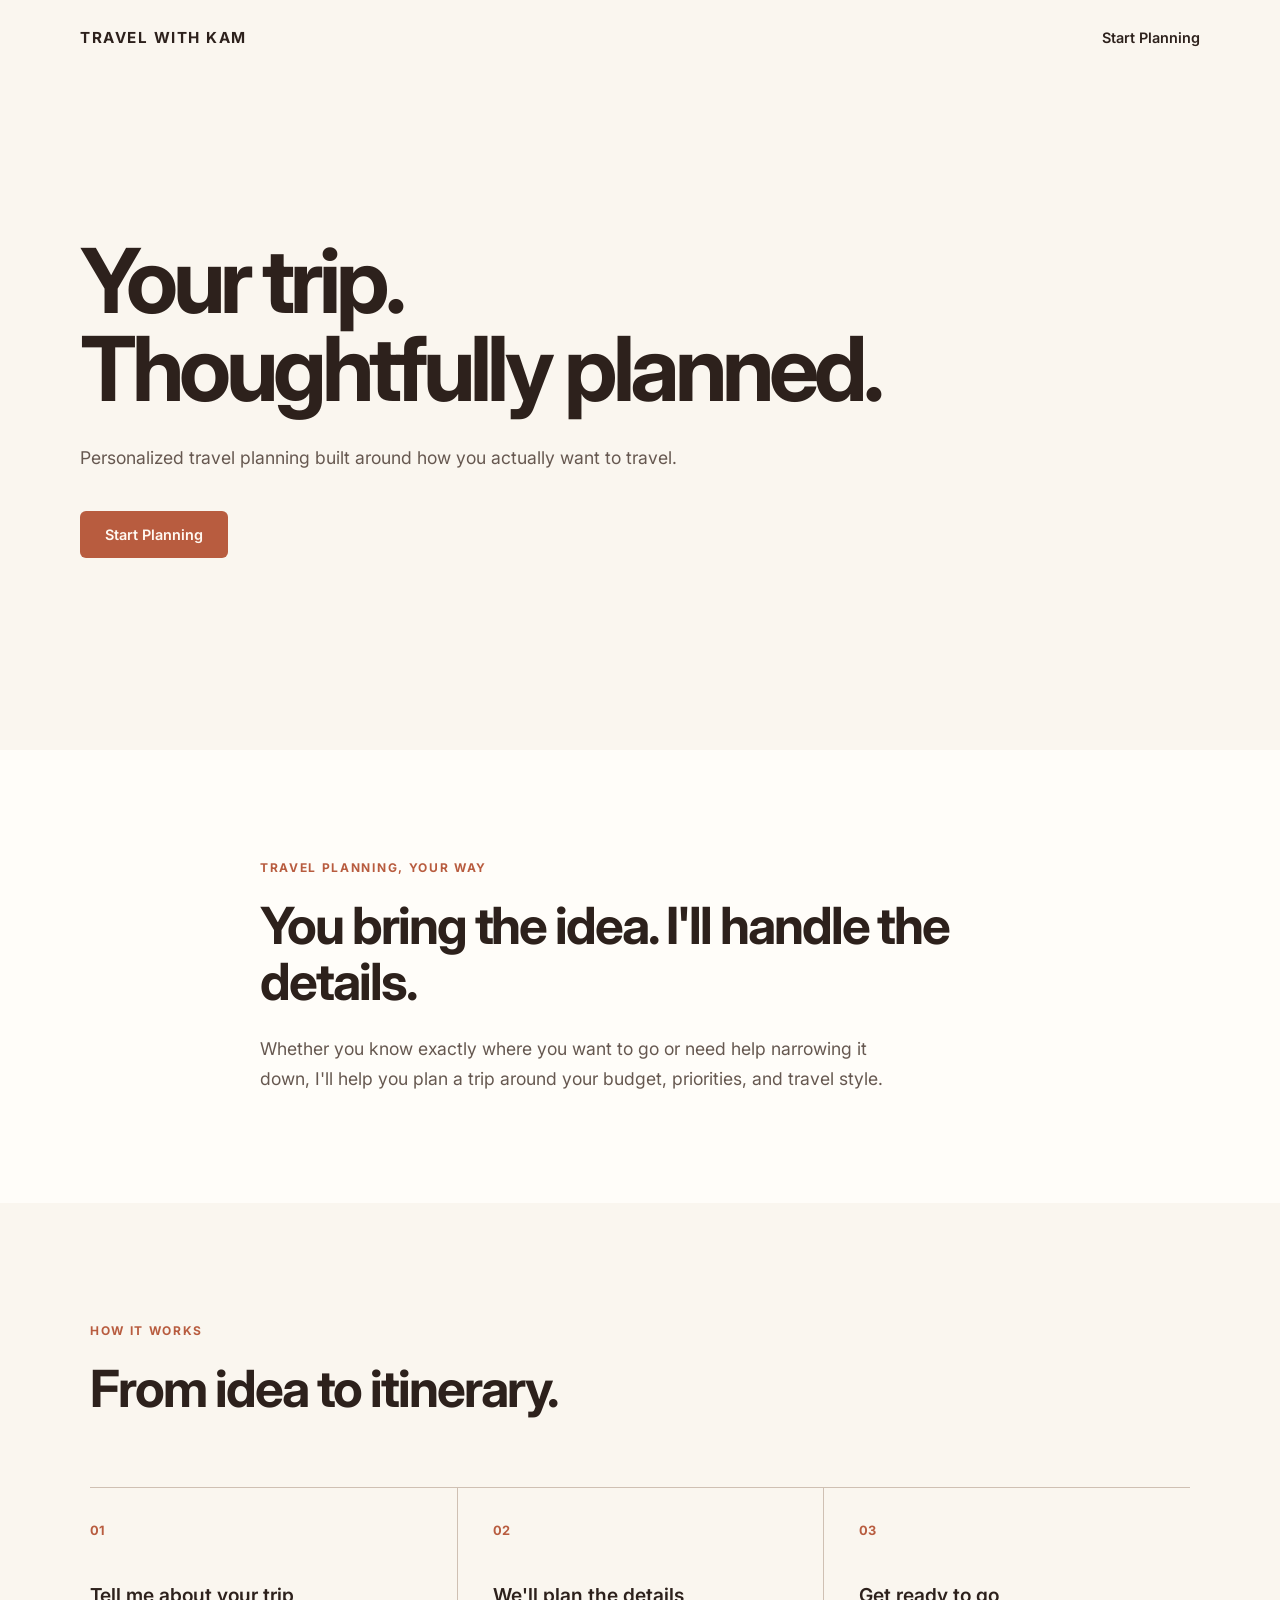
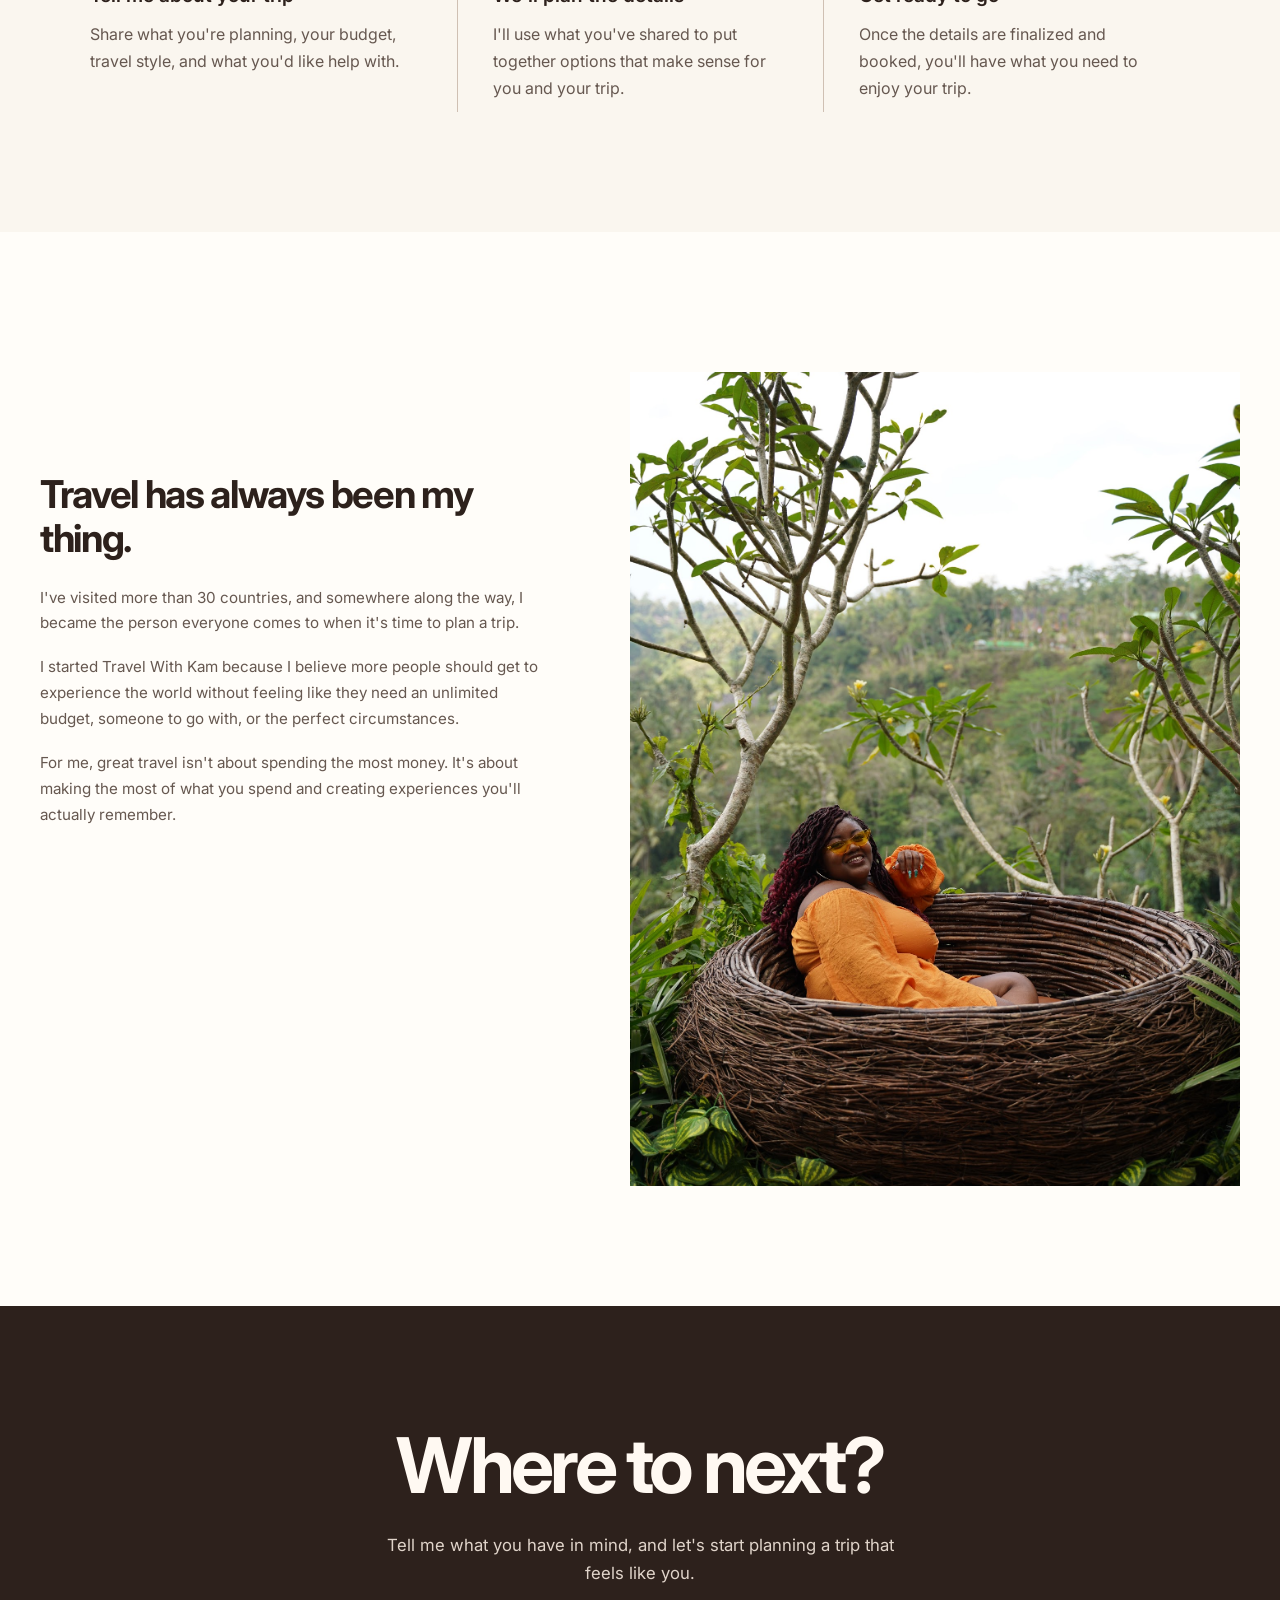
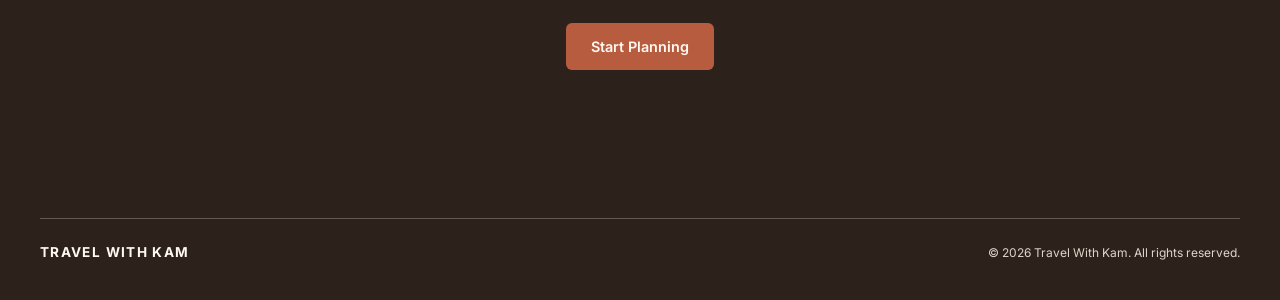
<file: index.html>
<!doctype html>
<html lang="en">
  <head>
    <meta charset="UTF-8" />
    <meta name="viewport" content="width=device-width, initial-scale=1.0" />

    <title>Travel With Kam</title>

    <!-- Inter font -->
    <link rel="preconnect" href="https://fonts.googleapis.com" />
    <link rel="preconnect" href="https://fonts.gstatic.com" crossorigin />
    <link
      href="https://fonts.googleapis.com/css2?family=Inter:wght@400;500;600;700&display=swap"
      rel="stylesheet"
    />

    <link rel="stylesheet" href="styles.css" />
  </head>

  <body>
    <header class="site-header">
      <a href="/" class="brand">TRAVEL WITH KAM</a>

      <a href="https://tally.so/r/b50zeL" class="header-link">Start Planning</a>
    </header>

    <main>
      <section class="hero">
        <div class="hero-content">
          <h1>
            Your trip.<br />
            Thoughtfully planned.
          </h1>

          <p class="hero-description">
            Personalized travel planning built around how you actually want to
            travel.
          </p>

          <a href="https://tally.so/r/b50zeL" class="primary-button">
            Start Planning
          </a>
        </div>
      </section>
      <section class="intro">
        <div class="section-content">
          <p class="eyebrow">TRAVEL PLANNING, YOUR WAY</p>

          <h2>You bring the idea. I'll handle the details.</h2>

          <p>
            Whether you know exactly where you want to go or need help narrowing
            it down, I'll help you plan a trip around your budget, priorities,
            and travel style.
          </p>
        </div>
      </section>
      <section class="process">
        <div class="process-container">
          <div class="process-heading">
            <p class="eyebrow">HOW IT WORKS</p>
            <h2>From idea to itinerary.</h2>
          </div>

          <div class="process-steps">
            <div class="process-step">
              <span class="step-number">01</span>
              <h3>Tell me about your trip</h3>
              <p>
                Share what you're planning, your budget, travel style, and what
                you'd like help with.
              </p>
            </div>

            <div class="process-step">
              <span class="step-number">02</span>
              <h3>We'll plan the details</h3>
              <p>
                I'll use what you've shared to put together options that make
                sense for you and your trip.
              </p>
            </div>

            <div class="process-step">
              <span class="step-number">03</span>
              <h3>Get ready to go</h3>
              <p>
                Once the details are finalized and booked, you'll have what you
                need to enjoy your trip.
              </p>
            </div>
          </div>
        </div>
      </section>

      <!-- ABOUT KAM -->

      <section class="about" id="about">
        <div class="about-container">
          <div class="about-content">
            <h2>Travel has always been my thing.</h2>

            <p>
              I've visited more than 30 countries, and somewhere along the way,
              I became the person everyone comes to when it's time to plan a
              trip.
            </p>

            <p>
              I started Travel With Kam because I believe more people should get
              to experience the world without feeling like they need an
              unlimited budget, someone to go with, or the perfect
              circumstances.
            </p>

            <p>
              For me, great travel isn't about spending the most money. It's
              about making the most of what you spend and creating experiences
              you'll actually remember.
            </p>
          </div>

          <div class="about-image">
            <img
              src="images/meet-kam.jpg"
              alt="Kam enjoying a tropical destination"
              loading="lazy"
            />
          </div>
        </div>
      </section>

      <!-- FINAL CTA -->
      <section class="final-cta" id="plan">
        <div class="final-cta-content">
          <h2>Where to next?</h2>
          <p>
            Tell me what you have in mind, and let's start planning a trip that
            feels like you.
          </p>
          <a href="https://tally.so/r/b50zeL" class="primary-button">
            Start Planning
          </a>
        </div>
      </section>
    </main>
    <!-- FOOTER -->
    <footer class="site-footer">
      <div class="footer-container">
        <a href="#" class="footer-brand">TRAVEL WITH KAM</a>
        <p>&copy; 2026 Travel With Kam. All rights reserved.</p>
      </div>
    </footer>
  </body>
</html>
</file>
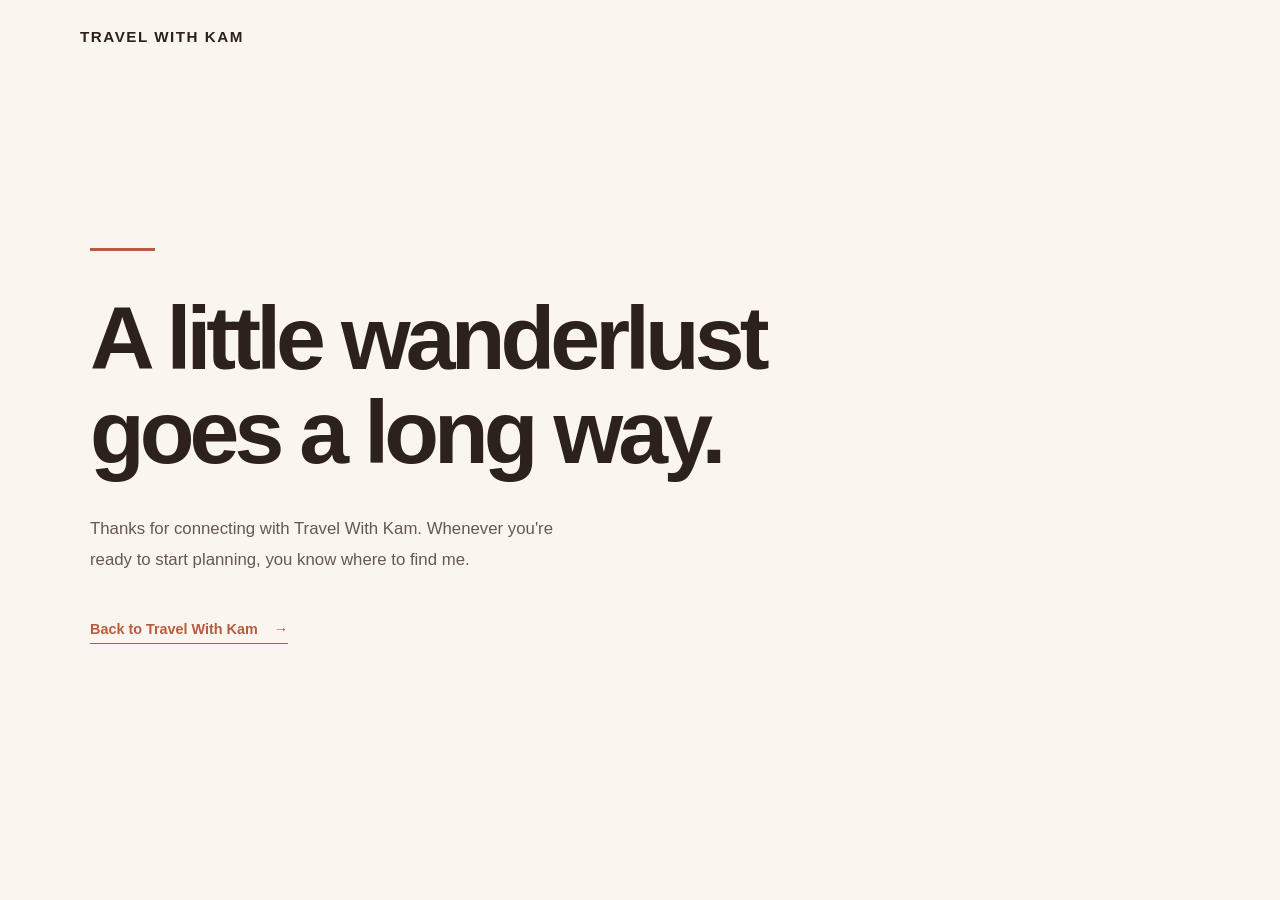
<file: exploring.html>
<!doctype html>
<html lang="en">
  <head>
    <meta charset="UTF-8" />
    <meta name="viewport" content="width=device-width, initial-scale=1.0" />
    <title>Thanks for Connecting | Travel With Kam</title>
    <link rel="stylesheet" href="styles.css" />
  </head>
  <body>
    <header class="site-header">
      <a href="index.html" class="brand">TRAVEL WITH KAM</a>
    </header>

    <main class="thank-you">
      <div class="thank-you-content">
        <span class="thank-you-line"></span>

        <h1>A little wanderlust<br />goes a long way.</h1>

        <p>
          Thanks for connecting with Travel With Kam. Whenever you're ready to
          start planning, you know where to find me.
        </p>

        <a href="/" class="thank-you-link">
          Back to Travel With Kam
          <span aria-hidden="true">&rarr;</span>
        </a>
      </div>
    </main>
  </body>
</html>
</file>
<file: styles.css>
/* ---------- RESET ---------- */

* {
    box-sizing: border-box;
    margin: 0;
    padding: 0;
}

html {
    scroll-behavior: smooth;
}

body {
    font-family: "Inter", sans-serif;
    background-color: #FAF6EF;
    color: #2D211C;
}


/* ---------- HEADER ---------- */

.site-header {
    width: 100%;
    max-width: 1200px;

    margin: 0 auto;
    padding: 28px 40px;

    display: flex;
    justify-content: space-between;
    align-items: center;
}

.brand {
    color: #2D211C;

    font-size: 0.95rem;
    font-weight: 700;
    letter-spacing: 0.1em;

    text-decoration: none;
}

.header-link {
    color: #2D211C;

    font-size: 0.9rem;
    font-weight: 600;

    text-decoration: none;
}


/* ---------- HERO ---------- */

.hero {
    min-height: 75vh;
    max-width: 1200px;

    margin: 0 auto;
    padding: 90px 40px 120px;

    display: flex;
    align-items: center;
}

.hero-content {
    max-width: 900px;
}

.eyebrow {
    margin-bottom: 22px;

    color: #B85C3F;

    font-size: 0.75rem;
    font-weight: 700;
    letter-spacing: 0.14em;
}

h1 {
    max-width: 950px;
    margin-bottom: 30px;

    font-size: clamp(3rem, 7vw, 6.5rem);
    line-height: 0.98;
    letter-spacing: -0.055em;
}

.hero-description {
    max-width: 610px;
    margin-bottom: 38px;

    color: #665850;

    font-size: 1.1rem;
    line-height: 1.7;
}


/* ---------- BUTTONS ---------- */

.primary-button {
    display: inline-block;

    padding: 15px 25px;
    border-radius: 6px;

    background-color: #B85C3F;
    color: #FFF9F2;

    font-size: 0.9rem;
    font-weight: 600;

    text-decoration: none;
}

/* ---------- INTRO ---------- */

.intro {
    background-color: #FFFDF9;
    padding: 110px 40px;
}

.section-content {
    max-width: 760px;
    margin: 0 auto;
}

.intro h2 {
    margin-bottom: 24px;

    font-size: clamp(2.2rem, 4vw, 3.75rem);
    line-height: 1.1;
    letter-spacing: -0.04em;
}

.intro p:not(.eyebrow) {
    max-width: 650px;

    color: #665850;

    font-size: 1.1rem;
    line-height: 1.7;
}

/* ---------- PROCESS ---------- */

.process {
    padding: 120px 40px;
}

.process-container {
    max-width: 1100px;
    margin: 0 auto;
}

.process-heading {
    max-width: 650px;
    margin-bottom: 70px;
}

.process-heading h2 {
    font-size: clamp(2.2rem, 4vw, 3.75rem);
    line-height: 1.1;
    letter-spacing: -0.04em;
}

.process-steps {
    display: grid;
    grid-template-columns: repeat(3, 1fr);
    border-top: 1px solid #CFC0B3;
}

.process-step {
    padding: 35px 35px 10px 0;
}

.process-step + .process-step {
    padding-left: 35px;
    border-left: 1px solid #CFC0B3;
}

.step-number {
    display: block;
    margin-bottom: 45px;

    color: #B85C3F;
    font-size: 0.8rem;
    font-weight: 700;
}

.process-step h3 {
    margin-bottom: 14px;

    font-size: 1.2rem;
    font-weight: 600;
}

.process-step p {
    color: #665850;
    line-height: 1.7;
}



/* ---------- ABOUT KAM ---------- */

.about {
    width: 100%;
    background-color: #FFFDF9;
    padding: 140px 40px 120px;
}

.about-container {
    max-width: 1200px;
    margin: 0 auto;
    display: grid;
    grid-template-columns: 0.9fr 1.1fr;
    gap: 90px;
    align-items: start;
}

.about-content {
    padding-top: 100px;
}

.about-content h2 {
    margin-bottom: 24px;
    font-size: clamp(1.8rem, 3vw, 2.8rem);
    line-height: 1.15;
    letter-spacing: -0.035em;
}

.about-content p {
    margin-bottom: 18px;
    color: #665850;
    font-size: 0.95rem;
    line-height: 1.7;
}

.about-image {
    width: 100%;
    aspect-ratio: 3 / 4;
    overflow: hidden;
    border-radius: 0;
}

.about-image img {
    width: 100%;
    height: 100%;
    object-fit: cover;
    object-position: center 65%;
    display: block;
}


/* ---------- FINAL CTA ---------- */

.final-cta {
    background-color: #2D211C;
    color: #FFF9F2;
    padding: 120px 40px;
    text-align: center;
}

.final-cta-content {
    max-width: 720px;
    margin: 0 auto;
}

.final-cta h2 {
    margin-bottom: 24px;
    font-size: clamp(3rem, 6vw, 5rem);
    line-height: 1.05;
    letter-spacing: -0.05em;
}

.final-cta p {
    max-width: 520px;
    margin: 0 auto 35px;
    color: #E0D4CA;
    font-size: 1.05rem;
    line-height: 1.7;
}

.final-cta .primary-button {
    background-color: #B85C3F;
    color: #FFF9F2;
}




/* ---------- TABLET / SPLIT SCREEN ---------- */

@media (min-width: 601px) and (max-width: 900px) {
    .about {
        padding: 80px 30px;
    }

    .about-container {
        grid-template-columns: 1fr;
        gap: 35px;
    }

    .about-image {
        grid-row: 1;
        width: 100%;
        max-width: 650px;
        aspect-ratio: 16 / 10;
        margin: 0 auto;
    }

    .about-content {
        grid-row: 2;
        padding-top: 0;
        max-width: 650px;
        margin: 0 auto;
    }

    .about-content h2 {
        font-size: clamp(2rem, 4vw, 2.8rem);
    }
}


/* ---------- FOOTER ---------- */

.site-footer {
    background-color: #2D211C;
    color: #E0D4CA;
    padding: 28px 40px 40px;
}

.footer-container {
    max-width: 1200px;
    margin: 0 auto;
    padding-top: 25px;
    border-top: 1px solid #665850;

    display: flex;
    justify-content: space-between;
    align-items: center;
    gap: 20px;
}

.footer-brand {
    color: #FFF9F2;
    text-decoration: none;
    font-size: 0.85rem;
    font-weight: 700;
    letter-spacing: 0.1em;
}

.site-footer p {
    font-size: 0.75rem;
}



/* ---------- THANK YOU PAGE ---------- */

.thank-you {
    min-height: calc(100vh - 100px);
    display: flex;
    align-items: center;
    padding: 80px 40px 140px;
    background-color: #FAF6EF;
}

.thank-you-content {
    width: 100%;
    max-width: 1100px;
    margin: 0 auto;
}

.thank-you-line {
    display: block;
    width: 65px;
    height: 3px;
    background-color: #B85C3F;
    margin-bottom: 40px;
}

.thank-you h1 {
    max-width: 900px;
    margin-bottom: 35px;
    font-size: clamp(3rem, 7vw, 6rem);
    line-height: 1.05;
    letter-spacing: -0.055em;
}

.thank-you p {
    max-width: 500px;
    margin-bottom: 45px;
    color: #665850;
    font-size: 1.05rem;
    line-height: 1.8;
}

.thank-you-link {
    color: #B85C3F;
    font-size: 0.9rem;
    font-weight: 600;
    text-decoration: none;
    border-bottom: 1px solid #B85C3F;
    padding-bottom: 6px;
}

.thank-you-link span {
    margin-left: 12px;
}







/* ---------- MOBILE ---------- */

@media (max-width: 600px) {

    .site-header {
        padding: 22px 20px;
    }

    .header-link {
        display: none;
    }

    .hero {
        min-height: 70vh;
        padding: 60px 20px 90px;
    }

    h1 {
        font-size: clamp(2.8rem, 13vw, 4.5rem);
    }

    .intro {
    padding: 80px 20px;
    }

    .process {
    padding: 80px 20px;
    }

    .process-heading {
        margin-bottom: 45px;
    }

    .process-steps {
        grid-template-columns: 1fr;
    }

    .process-step,
    .process-step + .process-step {
        padding: 28px 0;
        border-left: none;
        border-bottom: 1px solid #CFC0B3;
    }

    .step-number {
        margin-bottom: 20px;
    }

    .site-footer {
        padding: 20px 20px 35px;
    }

    .footer-container {
        flex-direction: column;
        align-items: flex-start;
        gap: 15px;
    }



/* ABOUT KAM - MOBILE */

    .about {
        padding: 70px 20px;
    }

    .about-container {
        grid-template-columns: 1fr;
        gap: 30px;
    }

    .about-image {
        grid-row: 1;
        width: 100%;
        max-width: 100%;
        aspect-ratio: 4 / 3;
        margin: 0;
    }

    .about-content {
        grid-row: 2;
        padding-top: 0;
    }

    .about-content h2 {
        font-size: clamp(1.8rem, 7vw, 2.3rem);
    }

    .about-content p {
        font-size: 0.95rem;
        line-height: 1.7;
    }

    
    .final-cta {
        padding: 85px 20px;
    }

    .final-cta h2 {
        font-size: 2.8rem;
    }

    .final-cta p {
        font-size: 0.95rem;
    }

    



   
}
</file>
